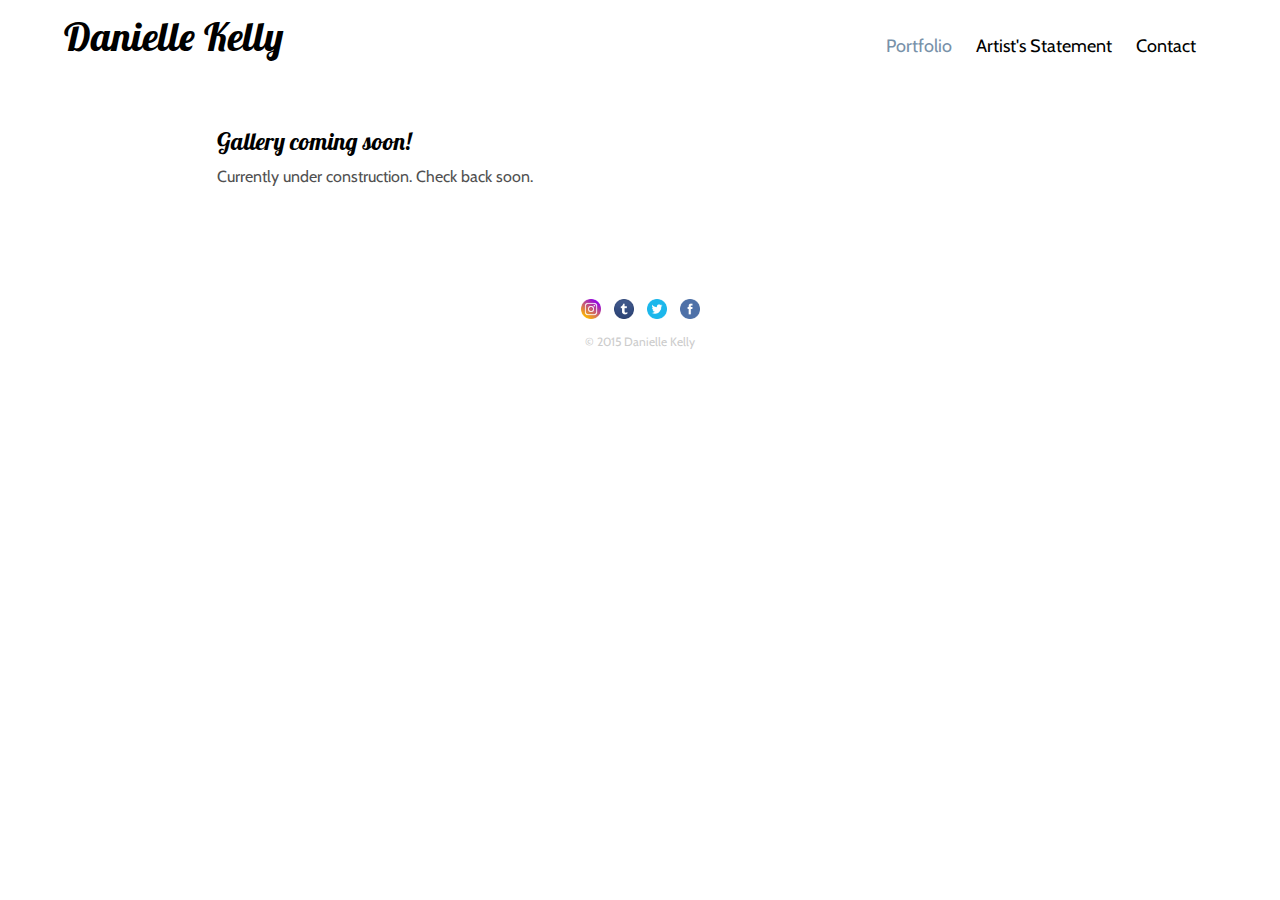
<file: index.html>
<!DOCTYPE html>
<html>
  <head>
    <meta charset="utf-8">
    <title>Danielle Kelly | Artist</title>
    <link href="img/favicon.ico" rel="icon" type="image/x-icon">
    <link rel="stylesheet" href="css/normalize.css">
    <link href='http://fonts.googleapis.com/css?family=Changa+One|Open+Sans:400italic,700italic,400,700,800' rel='stylesheet' type='text/css'>
    <link href='https://fonts.googleapis.com/css?family=Lobster' rel='stylesheet' type='text/css'>
    <link href='https://fonts.googleapis.com/css?family=Cabin' rel='stylesheet' type='text/css'>
    <link rel="stylesheet" href="css/main.css">
    <link rel="stylesheet" href="css/responsive.css">
    <meta name="viewport" content="width=device-width, initial-scale=1.0">
  </head>
  <body>
    <header>
      <a href="index.html" id="logo">
        <h1 class="hvr">Danielle Kelly</h1>
      </a>
      <nav>
        <ul>
          <li><a href="index.html" class="selected">Portfolio</a></li>
          <li><a href="about.html">Artist's Statement</a></li>
          <li><a href="contact.html">Contact</a></li>
        </ul>
      </nav>
    </header>
      <div id="wrapper">
        <article><h4>Gallery coming soon!</h4>
          <p>Currently under construction. Check back soon.</p>
        </article>
      </div>
     
    <footer>
      <a href="http://www.instagram.com/danikellyart/" target=_blank"><img src="img/instagram.png" alt="Instagram Logo" class="social-icon"></a>
      <a href="http://www.danikellyart.tumblr.com/" target=_blank"><img src="img/tumblr.png" alt="Instagram Logo" class="social-icon"></a>
      <a href="http://twitter.com/danikellyart" target="_blank"><img src="img/twitter1.png" alt="Twitter Logo" class="social-icon"></a>
      <a href="http://facebook.com/danikellyart" target="_blank"><img src="img/facebook1.png" alt="Facebook Logo" class="social-icon"></a>
      <p>&copy; 2015 Danielle Kelly</p>
    </footer>
    </div>
  </body>
</html>
</file>
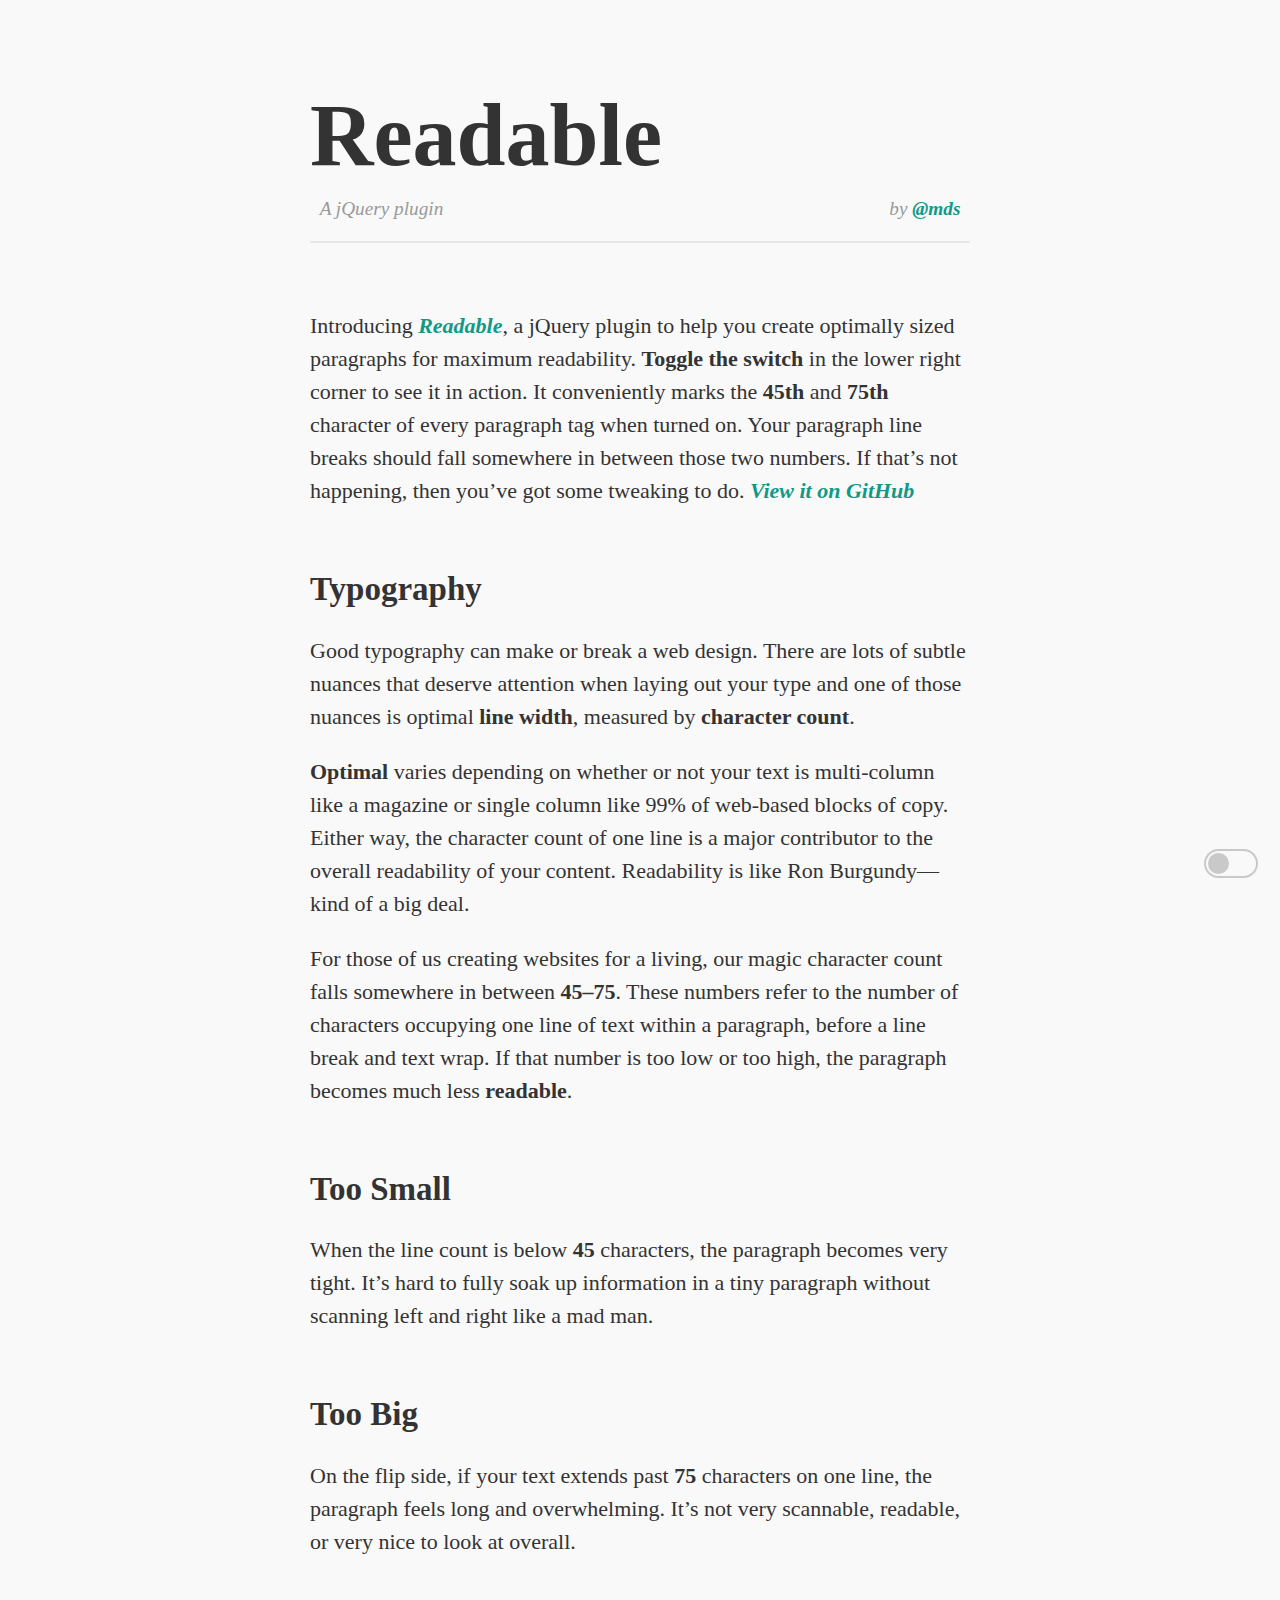
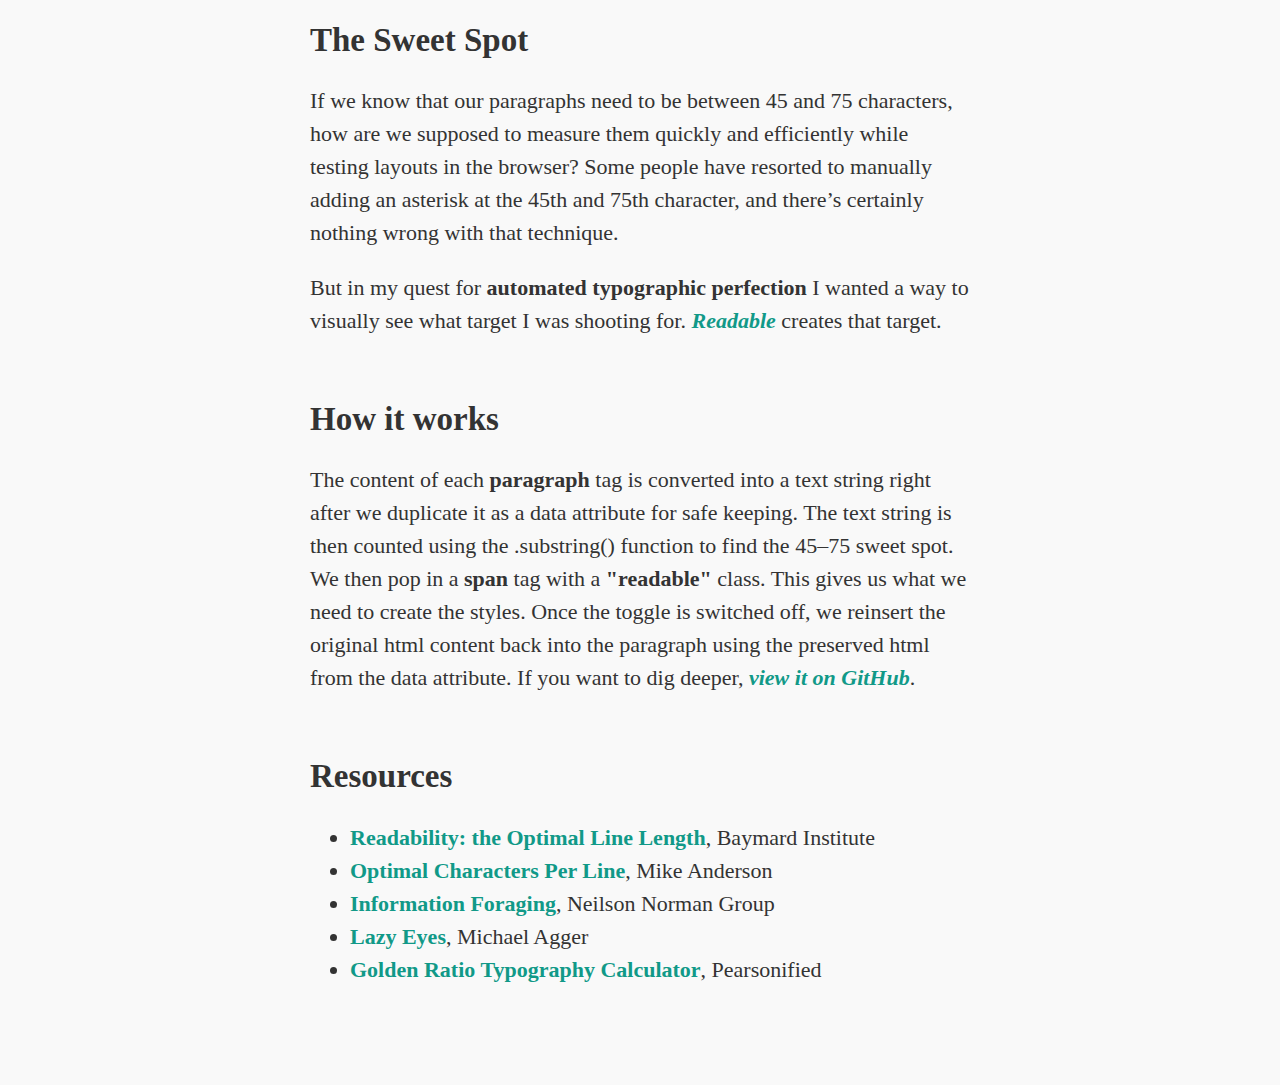
<file: readable-master/index.html>
<html>
  <head>
    <title>Readable - A plugin for creating readable paragraphs</title>
    <meta charset="utf-8">
    <meta name="viewport" content="width=device-width, initial-scale=1, maximum-scale=1">
    <meta name="description" content="Make sure your paragraphs are nice and readable with this simple little plugin. Created by Matt D. Smith" />
    <meta name="HandheldFriendly" content="True" />
    <meta name="MobileOptimized" content="320" />
    <link rel="stylesheet" href="source/demo/styles/screen.css">
    <link rel="stylesheet" href="readable/readable.css">
  </head>
  <body>
    <article>
      <section class="meta">
        <h1>Readable</h1>
        <div class="desc">A jQuery plugin<span> by <a href="http://twitter.com/mds"><strong>@mds</strong></a></span></div>
      </section>
      <p>Introducing <a href="https://github.com/mds/readable">Readable</a></strong>, a jQuery plugin to help you create optimally sized paragraphs for maximum readability. <strong>Toggle the switch</strong> in the lower right corner to see it in action. It conveniently marks the <strong>45th</strong> and <strong>75th</strong> character of every paragraph tag when turned on. Your paragraph line breaks should fall somewhere in between those two numbers. If that’s not happening, then you’ve got some tweaking to do. <a href="https://github.com/mds/readable"><strong>View it on GitHub</strong></a></p>

      <h2>Typography</h2>
      <p>Good typography can make or break a web design. There are lots of subtle nuances that deserve attention when laying out your type and one of those nuances is optimal <strong>line width</strong>, measured by <strong>character count</strong>. </p>

      <p><strong>Optimal</strong> varies depending on whether or not your text is multi-column like a magazine or single column like 99% of web-based blocks of copy. Either way, the character count of one line is a major contributor to the overall readability of your content. Readability is like Ron Burgundy—kind of a big deal.</p>

      <p>For those of us creating websites for a living, our magic character count falls somewhere in between <strong>45–75</strong>. These numbers refer to the number of characters occupying one line of text within a paragraph, before a line break and text wrap. If that number is too low or too high, the paragraph becomes much less <strong>readable</strong>.

      <h2>Too Small</h2>
      <p>When the line count is below <strong>45</strong> characters, the paragraph becomes very tight. It’s hard to fully soak up information in a tiny paragraph without scanning left and right like a mad man.</p>

      <h2>Too Big</h2>
      <p>On the flip side, if your text extends past <strong>75</strong> characters on one line, the paragraph feels long and overwhelming. It’s not very scannable, readable, or very nice to look at overall. </p>

      <h2>The Sweet Spot</h2>
      <p>If we know that our paragraphs need to be between 45 and 75 characters, how are we supposed to measure them quickly and efficiently while testing layouts in the browser? Some people have resorted to manually adding an asterisk at the 45th and 75th character, and there’s certainly nothing wrong with that technique.</p>

      <p>But in my quest for <strong>automated typographic perfection</strong> I wanted a way to visually see what target I was shooting for. <a href="https://github.com/mds/readable">Readable</a></strong> creates that target.</p>

      <h2>How it works</h2>
      <p>The content of each <strong>paragraph</strong> tag is converted into a text string right after we duplicate it as a data attribute for safe keeping. The text string is then counted using the .substring() function to find the 45–75 sweet spot. We then pop in a <strong>span</strong> tag with a <strong>"readable"</strong> class. This gives us what we need to create the styles. Once the toggle is switched off, we reinsert the original html content back into the paragraph using the preserved html from the data attribute. If you want to dig deeper, <a href="https://github.com/mds/readable"><strong>view it on GitHub</strong></a>.</p>

      <h2>Resources</h2>
      <ul>
        <li><a href="http://baymard.com/blog/line-length-readability">Readability: the Optimal Line Length</a>, Baymard Institute</li>
        <li><a href="http://mikeyanderson.com/optimal_characters_per_line">Optimal Characters Per Line</a>, Mike Anderson</li>
        <li><a href="http://www.nngroup.com/articles/information-scent/">Information Foraging</a>, Neilson Norman Group</li>
        <li><a href="http://www.slate.com/articles/technology/the_browser/2008/06/lazy_eyes.single.html">Lazy Eyes</a>, Michael Agger</li>
        <li><a href="http://www.pearsonified.com/typography/">Golden Ratio Typography Calculator</a>, Pearsonified</li>
      </ul>

    </article>

    <script>
      !function(g,s,q,r,d){r=g[r]=g[r]||function(){(r.q=r.q||[]).push(
      arguments)};d=s.createElement(q);q=s.getElementsByTagName(q)[0];
      d.src='//d1l6p2sc9645hc.cloudfront.net/tracker.js';q.parentNode.
      insertBefore(d,q)}(window,document,'script','_gs');

      _gs('GSN-198759-R');
    </script>

    <script src="https://ajax.googleapis.com/ajax/libs/jquery/2.1.3/jquery.min.js"></script>
    <script type="text/javascript" src="readable/readable.js"></script>

  </body>
</html>
</file>
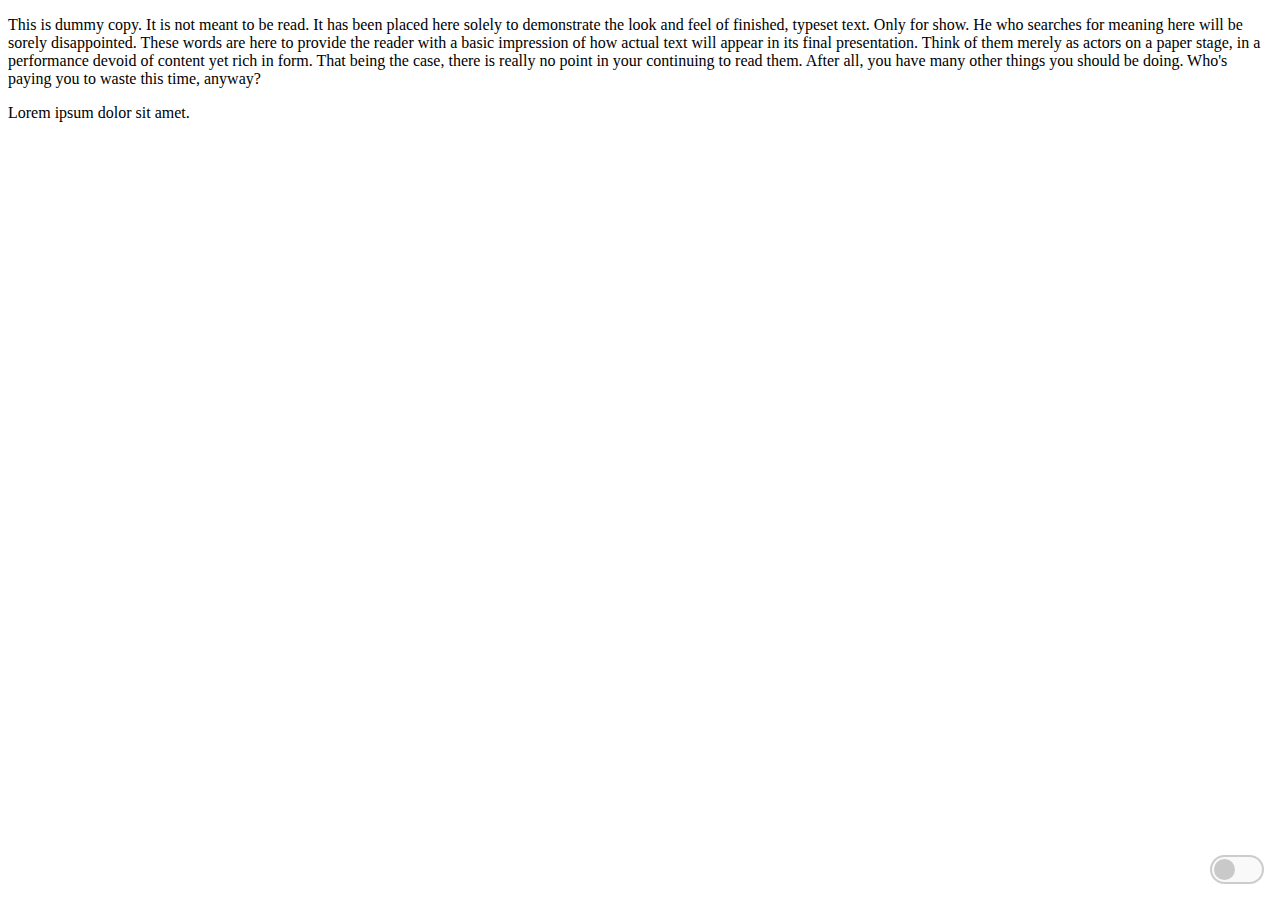
<file: readable-master/source/plugin/index.html>
<!DOCTYPE html>
<html>
  <head>
    <title>Readable.js</title>
    <meta charset="utf-8">
    <meta name="viewport" content="width=device-width, initial-scale=1, maximum-scale=1">
    <meta name="description" content="Full stack designer. Specialty in iOS and responsive web design. Father of 4. Currently obsessed with cycling." />
    <meta name="HandheldFriendly" content="True" />
    <meta name="MobileOptimized" content="320" />
    <link rel="stylesheet" href="styles/readable.css">
  </head>
  <body>
    <p>This is dummy copy. It is not meant to be read. It has been placed here solely to demonstrate the look and feel of finished, typeset text. Only for show. He who searches for meaning here will be sorely disappointed.  These words are here to provide the reader with a basic impression of how actual text will appear in its final presentation. Think of them merely as actors on a paper stage, in a performance devoid of content yet rich in form. That being the case, there is really no point in your continuing to read them. After all, you have many other things you should be doing. Who's paying you to waste this time, anyway?</p>
    <p>Lorem ipsum dolor sit amet.</p>
    <script src="https://ajax.googleapis.com/ajax/libs/jquery/2.1.3/jquery.min.js"></script>
    <script type="text/javascript" src="scripts/readable-new.js"></script>
  </body>
</html>
</file>
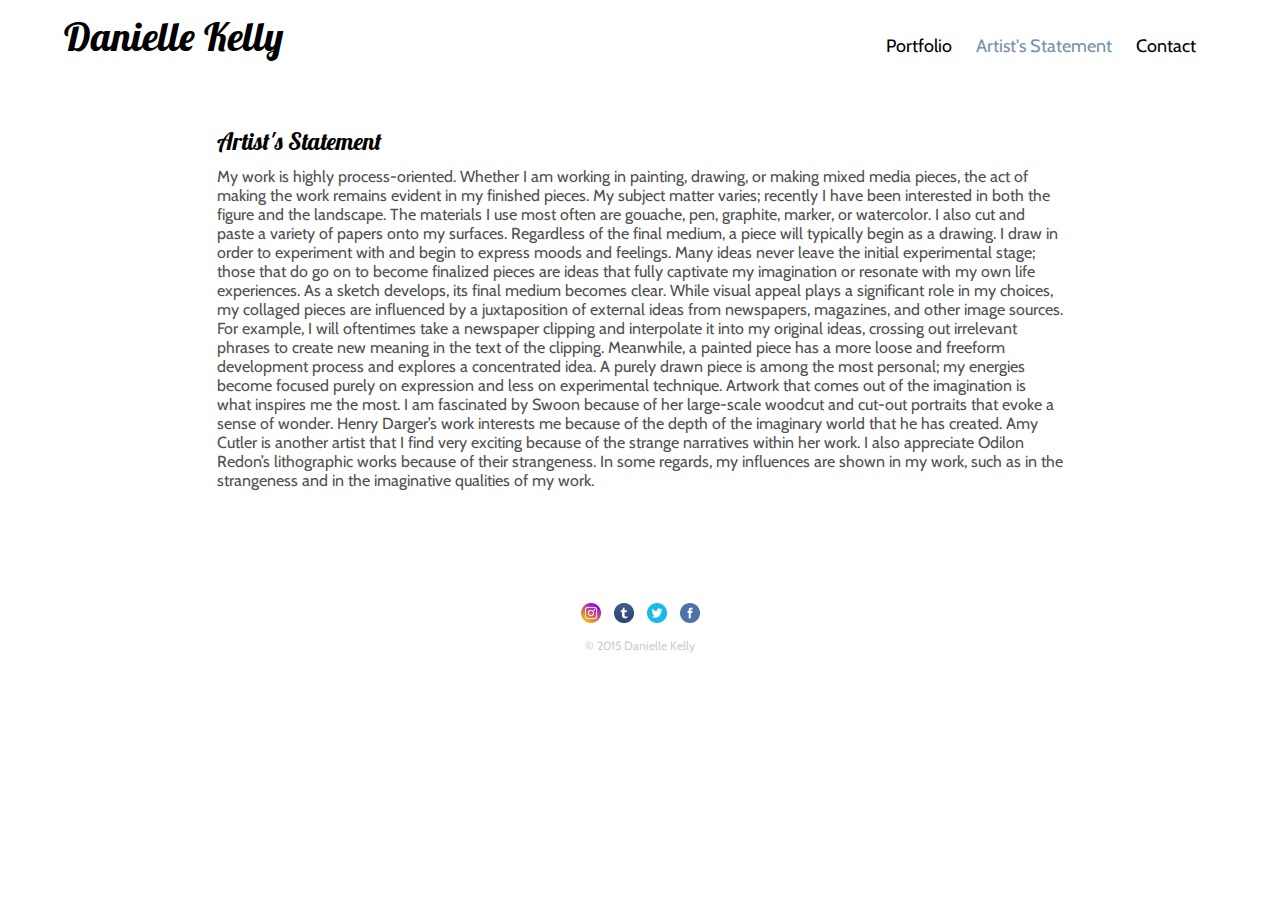
<file: about.html>
<!DOCTYPE html>
<html>
  <head>
    <meta charset="utf-8">
    <title>Danielle Kelly | Artist</title>
    <link href="img/favicon.ico" rel="icon" type="image/x-icon">
    <link rel="stylesheet" href="css/normalize.css">
    <link href='http://fonts.googleapis.com/css?family=Changa+One|Open+Sans:400italic,700italic,400,700,800' rel='stylesheet' type='text/css'>
    <link href='https://fonts.googleapis.com/css?family=Lobster' rel='stylesheet' type='text/css'>
    <link href='https://fonts.googleapis.com/css?family=Cabin' rel='stylesheet' type='text/css'>
    <link rel="stylesheet" href="css/main.css">
    <link rel="stylesheet" href="css/responsive.css">
    <meta name="viewport" content="width=device-width, initial-scale=1.0">
  </head>
  <body>
    <header>
      <a href="index.html" id="logo">
        <h1 class="hvr">Danielle Kelly</h1>
      </a>
      <nav>
        <ul>
          <li><a href="index.html">Portfolio</a></li>
          <li><a href="about.html" class="selected">Artist's Statement</a></li>
          <li><a href="contact.html">Contact</a></li>
        </ul>
      </nav>
    </header>
      <div id="wrapper">
        <article><h4>Artist's Statement</h4>
          <p>My work is highly process-oriented. Whether I am working in painting, drawing, or making mixed media pieces, the act of making the work remains evident in my finished pieces. My subject matter varies; recently I have been interested in both the figure and the landscape. The materials I use most often are gouache, pen, graphite, marker, or watercolor. I also cut and paste a variety of papers onto my surfaces. Regardless of the final medium, a piece will typically begin as a drawing. I draw in order to experiment with and begin to express moods and feelings. Many ideas never leave the initial experimental stage; those that do go on to become finalized pieces are ideas that fully captivate my imagination or resonate with my own life experiences. As a sketch develops, its final medium becomes clear. While visual appeal plays a significant role in my choices, my collaged pieces are influenced by a juxtaposition of external ideas from newspapers, magazines, and other image sources. For example, I will oftentimes take a newspaper clipping and interpolate it into my original ideas, crossing out irrelevant phrases to create new meaning in the text of the clipping. Meanwhile, a painted piece has a more loose and freeform development process and explores a concentrated idea. A purely drawn piece is among the most personal; my energies become focused purely on expression and less on experimental technique. Artwork that comes out of the imagination is what inspires me the most. I am fascinated by Swoon because of her large-scale woodcut and cut-out portraits that evoke a sense of wonder. Henry Darger’s work interests me because of the depth of the imaginary world that he has created. Amy Cutler is another artist that I find very exciting because of the strange narratives within her work. I also appreciate Odilon Redon’s lithographic works because of their strangeness. In some regards, my influences are shown in my work, such as in the strangeness and in the imaginative qualities of my work.</p>
        </article>
      </div>
     
    <footer>
      <a href="http://www.instagram.com/danikellyart/" target=_blank"><img src="img/instagram.png" alt="Instagram Logo" class="social-icon"></a>
      <a href="http://www.danikellyart.tumblr.com/" target=_blank"><img src="img/tumblr.png" alt="Instagram Logo" class="social-icon"></a>
      <a href="http://twitter.com/danikellyart" target="_blank"><img src="img/twitter1.png" alt="Twitter Logo" class="social-icon"></a>
      <a href="http://facebook.com/danikellyart" target="_blank"><img src="img/facebook1.png" alt="Facebook Logo" class="social-icon"></a>
      <p>&copy; 2015 Danielle Kelly</p>
    </footer>
    </div>
  </body>
</html>
</file>
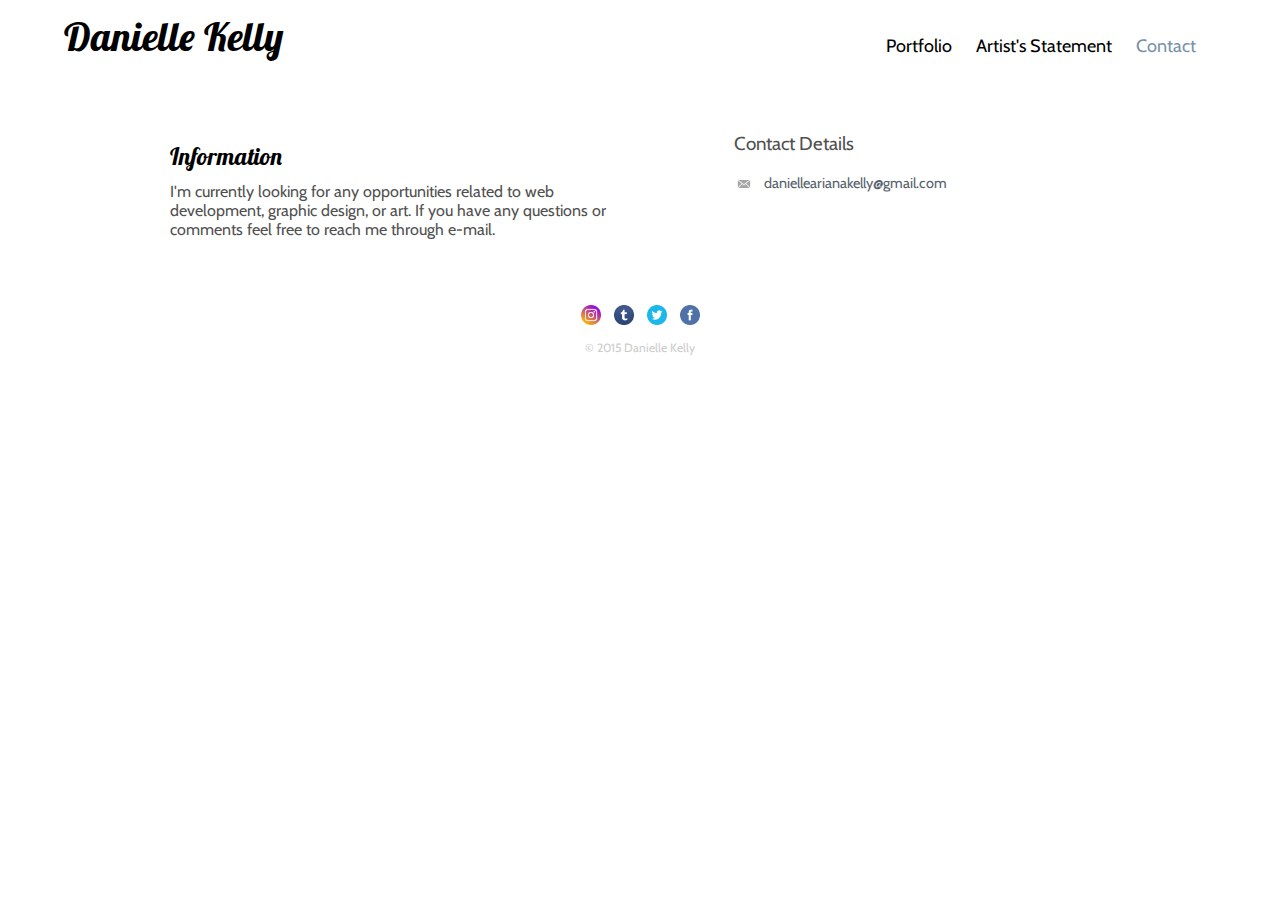
<file: contact.html>
<!DOCTYPE html>
<html>
  <head>
    <meta charset="utf-8">
    <title>Danielle Kelly | Artist</title>
    <link href="img/favicon.ico" rel="icon" type="image/x-icon">
    <link rel="stylesheet" href="css/normalize.css">
    <link href='http://fonts.googleapis.com/css?family=Changa+One|Open+Sans:400italic,700italic,400,700,800' rel='stylesheet' type='text/css'>
    <link href='https://fonts.googleapis.com/css?family=Lobster' rel='stylesheet' type='text/css'>
    <link href='https://fonts.googleapis.com/css?family=Cabin' rel='stylesheet' type='text/css'>
    <link rel="stylesheet" href="css/main.css">
    <link rel="stylesheet" href="css/responsive.css">
    <meta name="viewport" content="width=device-width, initial-scale=1.0">
  </head>
  <body>
    <header>
      <a href="index.html" id="logo">
        <h1 class="hvr">Danielle Kelly</h1>
      </a>
      <nav>
        <ul>
          <li><a href="index.html">Portfolio</a></li>
          <li><a href="about.html">Artist's Statement</a></li>
          <li><a href="contact.html" class="selected">Contact</a></li>
        </ul>
      </nav>
    </header>
    <div id="wrapper">
      <section id="primary">
        <h4>Information</h4>
          <p>I'm currently looking for any opportunities related to web development, graphic design, or art. If you have any questions or comments feel free to reach me through e-mail. </p>
      </section>
      <section id="secondary">
        <h3>Contact Details</h3>
        <ul class="contact-info">
          <li class="mail"><a href="mailto:daniellearianakelly@gmail.com">daniellearianakelly@gmail.com</a></li>
        </ul>
      </section>
      <footer>
      <a href="http://www.instagram.com/danikellyart/" target=_blank"><img src="img/instagram.png" alt="Instagram Logo" class="social-icon"></a>
      <a href="http://www.danikellyart.tumblr.com/" target=_blank"><img src="img/tumblr.png" alt="Instagram Logo" class="social-icon"></a>
      <a href="http://twitter.com/danikellyart" target="_blank"><img src="img/twitter1.png" alt="Twitter Logo" class="social-icon"></a>
      <a href="http://facebook.com/danikellyart" target="_blank"><img src="img/facebook1.png" alt="Facebook Logo" class="social-icon"></a>
        <p>&copy; 2015 Danielle Kelly</p>
      </footer>
    </div>
  </body>
</html>
</file>
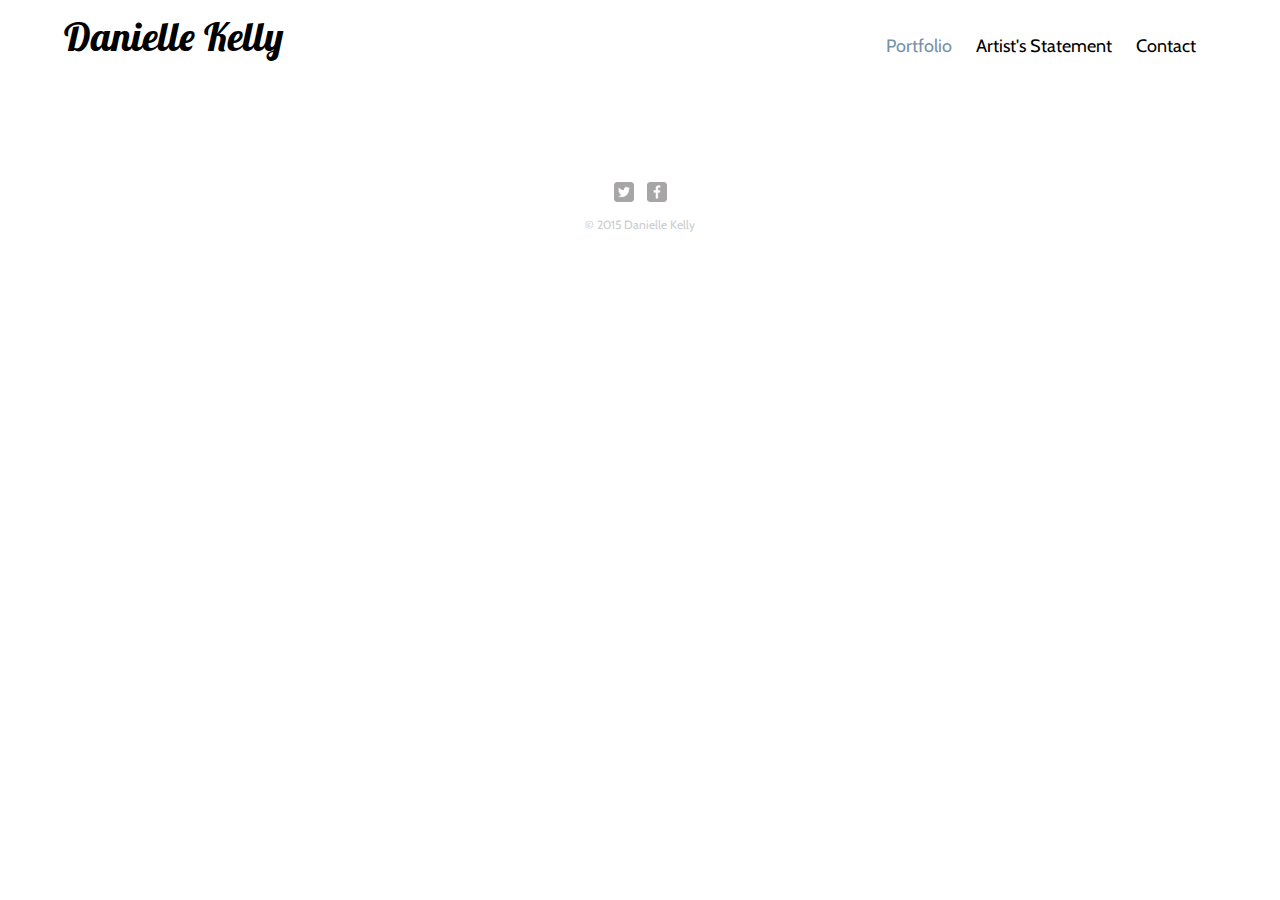
<file: cv.html>
<!DOCTYPE html>
<html>
  <head>
    <meta charset="utf-8">
    <title>Danielle Kelly | Artist</title>
    <link href="img/favicon.ico" rel="icon" type="image/x-icon">
    <link rel="stylesheet" href="css/normalize.css">
    <link href='http://fonts.googleapis.com/css?family=Changa+One|Open+Sans:400italic,700italic,400,700,800' rel='stylesheet' type='text/css'>
    <link href='https://fonts.googleapis.com/css?family=Lobster' rel='stylesheet' type='text/css'>
    <link href='https://fonts.googleapis.com/css?family=Cabin' rel='stylesheet' type='text/css'>
    <link rel="stylesheet" href="css/main.css">
    <link rel="stylesheet" href="css/responsive.css">
    <meta name="viewport" content="width=device-width, initial-scale=1.0">
  </head>
  <body>
    <header>
      <a href="index.html" id="logo">
        <h1>Danielle Kelly</h1>
      </a>
      <nav>
        <ul>
          <li><a href="index.html" class="selected">Portfolio</a></li>
          <li><a href="about.html">Artist's Statement</a></li>
          <li><a href="contact.html">Contact</a></li>
        </ul>
      </nav>
    </header>
    <div id="wrapper">
      <section id="primary">
      
      </section>
      <footer>
        <a href="http://twitter.com/danikellyart" target="_blank"><img src="img/twitter-wrap.png" alt="Twitter Logo" class="social-icon"></a>
        <a href="http://facebook.com/danikellyart" target="_blank"><img src="img/facebook-wrap.png" alt="Facebook Logo" class="social-icon"></a>
        <p>&copy; 2015 Danielle Kelly</p>
      </footer>
    </div>
  </body>
</html>
</file>
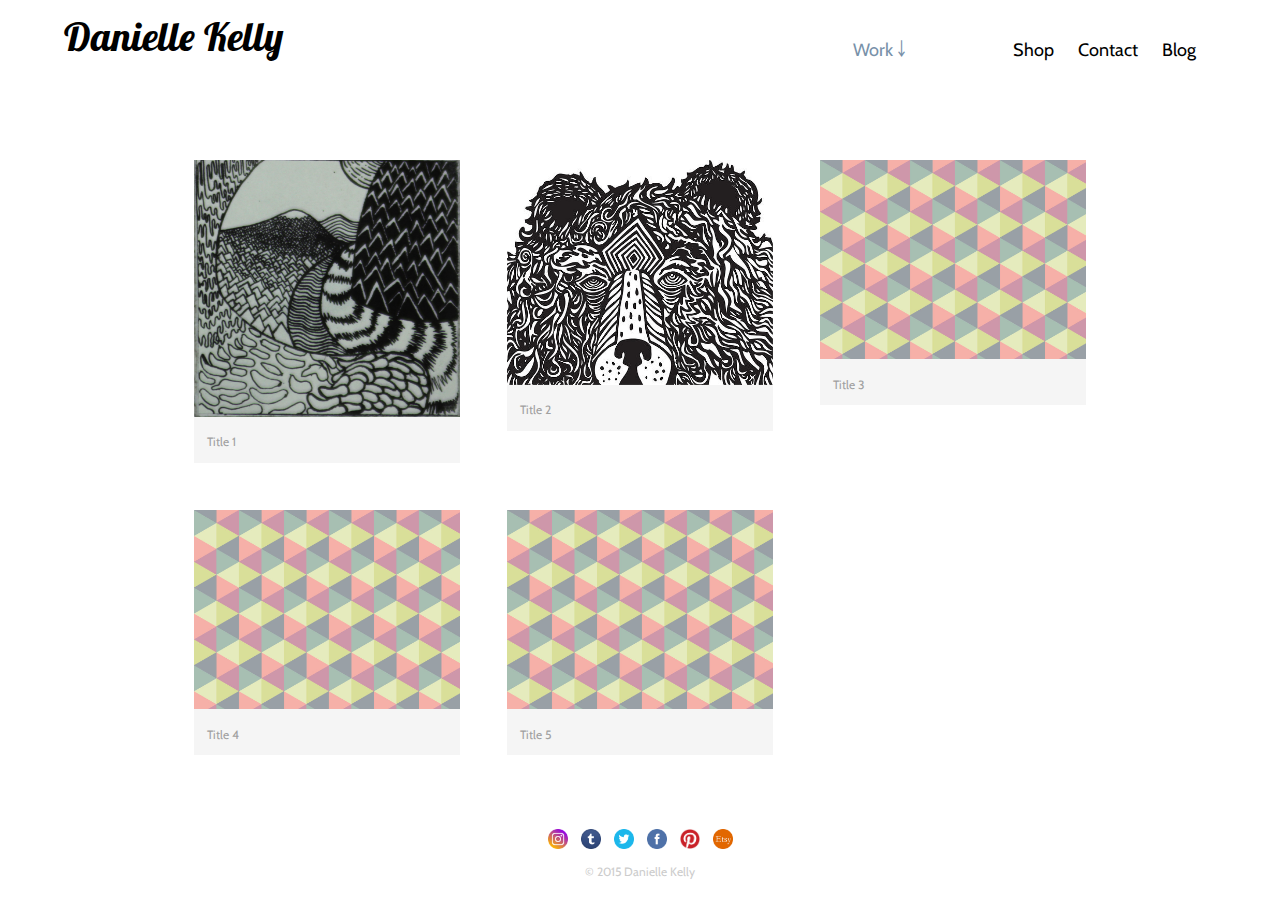
<file: index_01.html>
<!DOCTYPE html>
<html>
  <head>
    <meta charset="utf-8">
    <title>Danielle Kelly | Artist</title>
    <head>
      <script src="https://ajax.googleapis.com/ajax/libs/jquery/3.3.1/jquery.min.js"></script>
    </head>
    <meta name="viewport" content="width=device-width, initial-scale=1">
    <link href="img/favicon.ico" rel="icon" type="image/x-icon">
    <link rel="stylesheet" href="css/lightbox.css">
    <link rel="stylesheet" href="css/normalize.css">
    <link href='http://fonts.googleapis.com/css?family=Changa+One|Open+Sans:400italic,700italic,400,700,800' rel='stylesheet' type='text/css'>
    <link href='https://fonts.googleapis.com/css?family=Lobster' rel='stylesheet' type='text/css'>
    <link href='https://fonts.googleapis.com/css?family=Cabin' rel='stylesheet' type='text/css'>
    <link rel="stylesheet" href="css/main.css">
    <link rel="stylesheet" href="css/responsive.css">
    <meta name="viewport" content="width=device-width, initial-scale=1.0">
  </head>
  <body>
    <header>
      <a href="index.html" id="logo">
        <h1 class="hvr">Danielle Kelly</h1>
      </a>
      <nav>
        <ul>
            <div class="dropdown">
              <li><a class="button selected" href="index.html">Work ￬</a></li>
              <div class="dropdown-content">
                <a href="#">Drawing</a>
                <a href="#">Painting</a>
                <a href="#">Printmaking</a>
                <a href="#">Photography</a>
                <a href="#">Digital</a>
                <a href="#">Design</a>
              </div>
            </div>  
            <div class="dropdown">
              <li><a class="button" href="about.html">About ￬</a></li>
              <div class="dropdown-content">
                <a href="#">CV</a>
                <a href="#">Artist's Statement</a>
              </div>
            </div>
          <li><a href="https://www.etsy.com/shop/danikellyart/" target="_blank">Shop</a></li>
          <li><a href="contact.html">Contact</a></li>
          <li><a href="https://danikellyart.wordpress.com/" target="_blank">Blog</a></li>
        </ul>
      </nav>
    </header>
    <div id="wrapper">
      <section>
        <ul id="gallery">
          <li>
            <a href="img/portfolio-img/numbers-01.jpg" data-lightbox="set" data-title="My caption">
              <img src="img/portfolio-img/numbers-01.jpg" alt="">
              <p>Title 1</p>
            </a>
          </li>
          <li>
            <a href="img/portfolio-img/numbers-02.jpg" data-lightbox="set" data-title="My caption">
              <img src="img/portfolio-img/numbers-02.jpg" alt="">
              <p>Title 2</p>
            </a>
          </li>
          <li>
            <a href="img/numbers-06.jpg">
              <img src="img/numbers-06.jpg" alt="">
              <p>Title 3</p>
            </a>
          </li>
          <li>
            <a href="img/numbers-09.jpg">
              <img src="img/numbers-09.jpg" alt="">
              <p>Title 4</p>
            </a>
          </li>
          <li>
            <a href="img/numbers-12.jpg">
              <img src="img/numbers-12.jpg" alt="">
              <p>Title 5</p>
            </a>
          </li>
        </ul>
      </section>
      <footer>
        <a href="http://www.instagram.com/danikellyart/" target=_blank"><img src="img/instagram.png" alt="Instagram Logo" class="social-icon"></a>
        <a href="http://www.danikellyart.tumblr.com/" target=_blank"><img src="img/tumblr.png" alt="Tumblr Logo" class="social-icon"></a>
        <a href="http://twitter.com/danikellyart" target="_blank"><img src="img/twitter1.png" alt="Twitter Logo" class="social-icon"></a>
        <a href="http://facebook.com/danikellyart" target="_blank"><img src="img/facebook1.png" alt="Facebook Logo" class="social-icon"></a>
        <a href="https://www.pinterest.com/danikellyart/" target="_blank"><img src="img/pinterest.jpg" alt="Pinterest Logo" class="social-icon"></a>
        <a href="https://www.etsy.com/shop/danikellyart" target="_blank"><img src="img/etsy.jpg" alt="Etsy Logo" class="social-icon"></a>
        <p>&copy; 2015 Danielle Kelly</p>
      </footer>
    </div>
  <script src="js/lightbox.js"></script>
  </body>
</html>
</file>
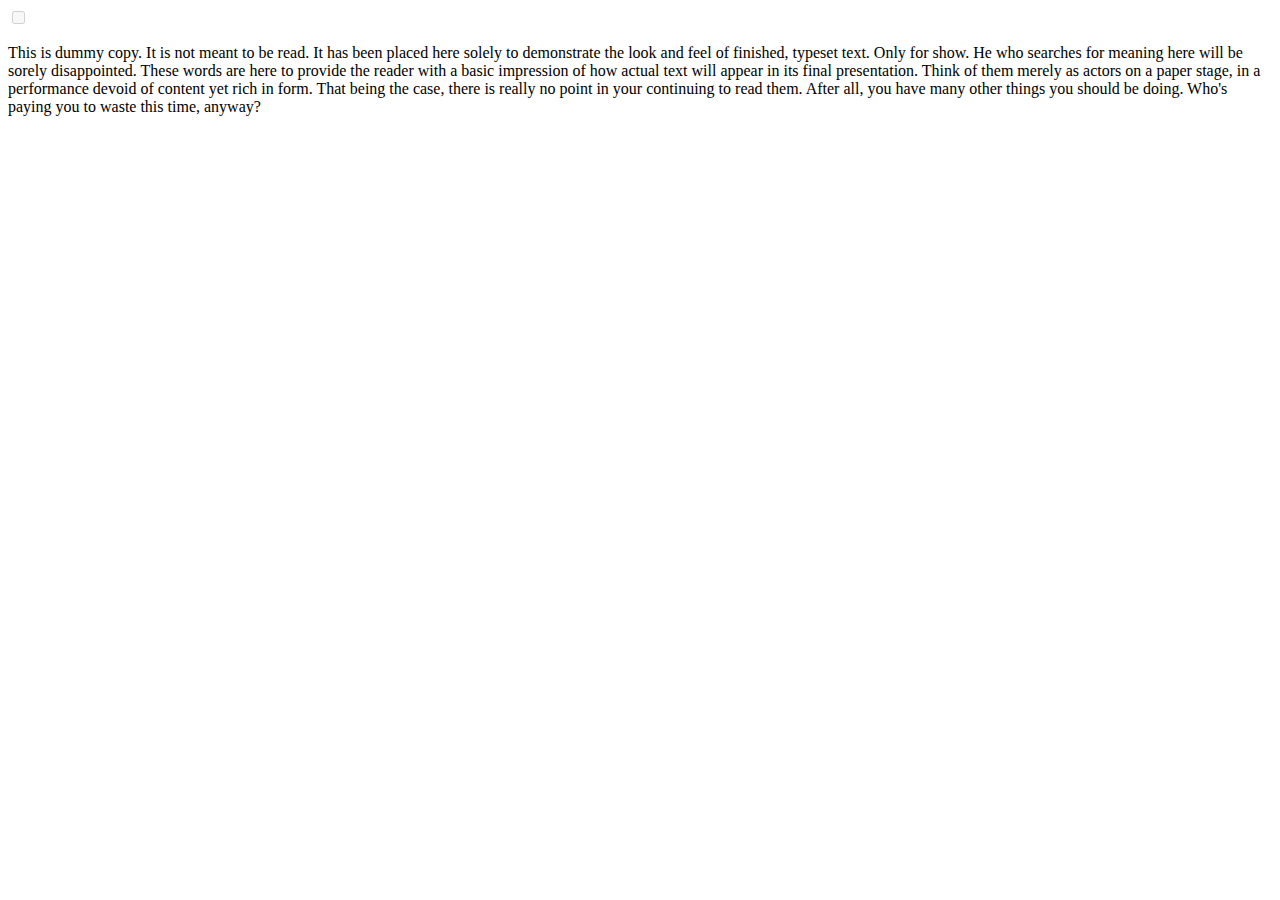
<file: readable-master/source/plugin/index-vanilla.html>
<!DOCTYPE html>
<html>
  <head>
    <title>Readable.js</title>
    <meta charset="utf-8">
    <meta name="viewport" content="width=device-width, initial-scale=1, maximum-scale=1">
    <meta name="description" content="Full stack designer. Specialty in iOS and responsive web design. Father of 4. Currently obsessed with cycling." />
    <meta name="HandheldFriendly" content="True" />
    <meta name="MobileOptimized" content="320" />
    <link rel="stylesheet" href="styles/readable.css">
  </head>
  <body>
    <p>This is dummy copy. It is not meant to be read. It has been placed here solely to demonstrate the look and feel of finished, typeset text. Only for show. He who searches for meaning here will be sorely disappointed.  These words are here to provide the reader with a basic impression of how actual text will appear in its final presentation. Think of them merely as actors on a paper stage, in a performance devoid of content yet rich in form. That being the case, there is really no point in your continuing to read them. After all, you have many other things you should be doing. Who's paying you to waste this time, anyway?</p>
    <script type="text/javascript" src="scripts/readable-vanilla.js"></script>
  </body>
</html>
</file>
<file: css/main.css>
/**********************************
GENERAL
***********************************/

body {
  font-family: 'Cabin', sans-serif;
}

#wrapper {
  max-width: 940px;
  margin: 0 auto;
  padding: 0 5%;
}


a{
  text-decoration: none;
}

nav a:hover, .hvr:hover {
  color: #7891a9;
  -webkit-transition-duration: 0.2s; /* Safari */
  transition-duration: 0.2s;
}

img {
  max-width: 100%;
}


h3 {
  margin: 0 0 1em 0;
  font-weight: 100;
}



/**********************************
HEADING
***********************************/

header {
  float: left;
  margin: 0 0 30px 0;
  padding: 5px 0 0 0;
  width: 100%;
}

#logo {
  text-align: center;
  margin: 0;
}


h1 {
  font-family: 'Lobster';
  margin: 15px 0;
  font-size: 1.75em;
  font-weight: normal;
  line-height: 0.8em;
}

h2 {
  font-size: 0.75em;
  margin: -5px 0 0;
  font-weight: normal;
}

h4 {
  font-family: 'Lobster';
  margin: 15px 0;
  font-size: 1.5em;
  font-weight: normal;
  line-height: 0.8em;
  color: black;
}

/**********************************
NAVIGATION
***********************************/

nav {
  text-align: center;
  padding: 10px 0;
  margin: 20px 0 5px;
}

nav ul {
  list-style: none;
  margin: 0 10px;
  padding: 0;
}

nav li {
  display: inline-block;
}

nav a {
  font-weight: normal;
  padding: 15px 10px;
}



/**********************************
FOOTER
***********************************/

footer {
  font-size: 0.75em;
  text-align: center;
  clear: both;
  padding-top: 50px;
  color: #ccc;
}

.social-icon {
  width: 20px;
  height: 20px;
  margin: 0 5px;
}



/**********************************
PAGE: PORTFOLIO
***********************************/

#gallery {
  margin: 0;
  padding: 0;
  list-style: none;
}

#gallery li {
  float: left;
  width: 45%;
  margin: 2.5%;
  background-color: #f5f5f5;
  color: #bdc3c7;
}

#gallery li a p {
  margin: 0;
  padding: 5%;
  font-size: 0.75em;
  color: #A0A0A0;
}



/**********************************
PAGE: ABOUT
***********************************/

.profile-photo {
  display: block;
  max-width: 150px;
  margin: 0 auto 30px;
  border-radius: 100%;
}

article {
  display: block;
  margin: 0;
  padding: 5%;
}

/**********************************
PAGE: CONTACT
***********************************/

.contact-info {
  list-style: none;
  padding: 0;
  margin: 0;
  font-size: 0.9em;
}

.contact-info a {
  display: block;
  min-height: 20px;
  background-repeat: no-repeat;
  background-size: 20px 20px;
  padding: 0 0 0 30px;
  margin: 0 0 10px;
}

.contact-info li.phone a {
  background-image: url('../img/phone.png');
}

.contact-info li.mail a {
  background-image: url('../img/mail.png');
}

.contact-info li.twitter a {
  background-image: url('../img/twitter.png');
}



/**********************************
COLORS
***********************************/

/* site body */
body {
  background-color: #fff;
  color: #505050;
}

/* header color */
header {
  background: #fff;
  border-color: #000;
  /*background-image: url('../img/1.jpg');*/
}

/* nav background on mobile */
nav {
  /*background: rgba(86, 98, 107, 0.7);*/
}

/* logo text */
h1, h2 {
  color: black;
  /*color: rgb(212, 199, 112);
  text-shadow: 2px 1px #000;*/

}


/* links */
a {
  color: #56626B;
}

/* nav link */
nav a, nav a:visited {
  color: #000;
  /*text-shadow: 2px 1px #000;*/

}

/* selected nav link */
nav a:hover, nav a.selected{
  color: #7891a9;
  /*color: rgb(212, 199, 112);
  text-shadow: 2px 1px #000;*/
}

nav a.selected:hover {color: #657a8e;}

label {
  color: black;
}

/**********************************
DROPDOWN
***********************************/

/* Dropdown Button */
.button {
    background: none;
    color: white;
    text-decoration: none;
    border: none;
}

/* The container <div> - needed to position the dropdown content */
.dropdown {
    position: relative;
    display: inline-block;
}

/* Dropdown Content (Hidden by Default) */
.dropdown-content {
  display: none;
  position: absolute;
  background-color: white;
  min-width: 100px;
  text-align: left;
  z-index: 1;
}

/* Links inside the dropdown */
.dropdown-content a {
    color: black;
    padding: 14px 18px;
    text-decoration: none;
    display: block;
}

/* Change color of dropdown links on hover */
.dropdown-content a:hover {
  background-color: #f9f9f9;
  -webkit-transition-duration: 0.2s; /* Safari */
  transition-duration: 0.2s;
}

/* Show the dropdown menu on hover */
.dropdown:hover .dropdown-content {
    display: block;
}

/* TOP NAV */

/* Add a black background color to the top navigation */
.topnav {
    background-color: #333;
    overflow: hidden;
}

/* Style the links inside the navigation bar */
.topnav a {
    float: left;
    display: block;
    color: #f2f2f2;
    text-align: center;
    padding: 14px 16px;
    text-decoration: none;
    font-size: 17px;
}

/* Change the color of links on hover */
.topnav a:hover {
    background-color: #ddd;
    color: black;
}

/* Add an active class to highlight the current page */
.active {
    background-color: #4CAF50;
    color: white;
}

/* Hide the link that should open and close the topnav on small screens */
.topnav .icon {
    display: none;
}
</file>
<file: css/responsive.css>
@media screen and (min-width: 480px) {
  
  /**********************************
  TWO COLUMN LAYOUT
  ***********************************/
  
  #primary {
    width: 50%;
    float: left;
  }
  
  #secondary {
    width: 40%;
    float: right;
  }
  

  
  /**********************************
  PAGE: PORTFOLIO
  ***********************************/
  
  #gallery li {
    width: 28.3333%;
  }
  
  #gallery li:nth-child(4n) {
    clear: left;
  }
  
  /**********************************
  PAGE: ABOUT
  ***********************************/
  
  .profile-photo {
    float: left;
    margin: 0 5% 80px 0;
  }
  
}

@media screen and (min-width: 660px) {

  /**********************************
  HEADER
  ***********************************/

  nav {
    background: none;
    float: right;
    font-size: 1.125em;
    margin-right: 5%;
    text-align: right;
    width: 45%;
  }
  
  #logo {
    float: left;
    margin-left: 5%;
    text-align: left;
    width: 45%;
  }
  
  h1 {
    font-size: 2.5em;
  }
  
  h2 {
    font-size: 0.825em;
    margin-bottom: 20px;
  }
  
  header {
    margin-bottom: 60px;
  }

  
}
</file>
<file: readable-master/source/demo/styles/screen.css>
body{font-size:16px;line-height:1.5em;font-family:"Georgia",serif;font-weight:400;color:#333;background:#f9f9f9;-webkit-transition:all 0.2s ease-out;transition:all 0.2s ease-out}@media (min-width: 480px){body{font-size:18px;-webkit-transition:all 0.2s ease-out;transition:all 0.2s ease-out}}@media (min-width: 768px){body{font-size:22px;-webkit-transition:all 0.2s ease-out;transition:all 0.2s ease-out}}@media (min-width: 1366px){body{font-size:26px;-webkit-transition:all 0.2s ease-out;transition:all 0.2s ease-out}}@media (min-width: 1600px){body{font-size:32px;-webkit-transition:all 0.2s ease-out;transition:all 0.2s ease-out}}h1{font-size:3em;font-weight:700;margin-bottom:0;padding-bottom:0.75rem;line-height:1em}@media (min-width: 480px){h1{font-size:4em}}h2{font-size:1.5em;margin-top:2em}article{max-width:30em;margin:1em auto 3em;padding:0.5em}article p a{color:#198;font-style:italic;-webkit-transition:all 0.2s ease-out;transition:all 0.2s ease-out}.meta{padding-bottom:0.75em;margin-bottom:3em;border-bottom:2px solid rgba(153,153,153,0.2);position:relative}.desc{color:#999;font-size:1em;font-style:italic;padding:1em 0;display:inline;margin:0}@media (min-width: 480px){.desc{margin:0 0.5em;font-size:0.875em}}.desc span{margin-right:0}@media (min-width: 480px){.desc span{float:right;margin-right:0.5em}}.cta-primary{font-style:italic;font-size:1em;padding:1.55em 0.5em;-webkit-transition:all 0.2s ease-out;transition:all 0.2s ease-out}.cta-primary:hover{background:none;color:rgba(153,153,153,0.5);-webkit-transition:all 0.2s ease-out;transition:all 0.2s ease-out}a{color:#198;text-decoration:none;font-weight:bold;border-radius:2px}a:hover{background:rgba(17,153,136,0.1);-webkit-transition:all 0.2s ease-out;transition:all 0.2s ease-out}
</file>
<file: readable-master/readable/readable.css>
.switch{position:fixed;bottom:1em;right:1em;z-index:1000}.toggle{position:absolute;margin-left:-9999px;visibility:hidden}.toggle+label{display:block;position:relative;cursor:pointer;outline:none;-webkit-user-select:none;-moz-user-select:none;-ms-user-select:none;user-select:none}input.toggle+label{padding:2px;width:50px;height:25px;background-color:rgba(153,153,153,0.5);border-radius:25px;-webkit-transition:background 0.2s;transition:background 0.2s}input.toggle+label:before,input.toggle+label:after{display:block;position:absolute;content:""}input.toggle+label:before{top:2px;left:2px;bottom:2px;right:2px;background-color:#f9f9f9;border-radius:25px;-webkit-transition:background 0.2s;transition:background 0.2s}input.toggle:checked+label:before{background-color:#f45b5d}input.toggle+label:after{top:4px;left:4px;bottom:4px;width:21px;background-color:rgba(153,153,153,0.5);border-radius:21px;-webkit-transition:-webkit-transform 0.2s,background 0.2s;transition:transform 0.2s,background 0.2s}input.toggle:checked+label{background-color:#f45b5d;box-shadow:inset 0 1px 2px 0 rgba(0,0,0,0.2)}input.toggle:checked+label:after{-webkit-transform:translateX(25px);-ms-transform:translateX(25px);transform:translateX(25px);background-color:#f9f9f9;box-shadow:0 10px 20px rgba(0,0,0,0.19),0 6px 6px rgba(0,0,0,0.23);-webkit-transition:-webkit-transform 0.2s,background 0.2s;transition:transform 0.2s,background 0.2s}p span.readable{background:rgba(244,91,93,0.2);position:relative}p span.readable:before,p span.readable:after{content:"";position:relative;padding:0.25em 0;top:0}p span.readable:before{left:0;border-left:2px solid #f45b5d}p span.readable:after{right:0;border-right:2px solid #f45b5d}
</file>
<file: readable-master/source/plugin/styles/readable.css>
.rdbl-switch{position:fixed;bottom:1em;right:1em;z-index:1000;transform:translateZ(0)}.rdbl-toggle{position:absolute;opacity:0;visibility:hidden}.rdbl-toggle+label{display:block;position:relative;cursor:pointer;outline:none;-webkit-user-select:none;-moz-user-select:none;-ms-user-select:none;user-select:none}input.rdbl-toggle+label{padding:2px;width:50px;height:25px;background-color:rgba(153,153,153,0.5);border-radius:25px;transition:background 0.2s}input.rdbl-toggle+label:before,input.rdbl-toggle+label:after{position:absolute;content:""}input.rdbl-toggle+label:before{top:2px;left:2px;bottom:2px;right:2px;background-color:#f9f9f9;border-radius:25px;transition:background 0.2s}input.rdbl-toggle+label:after{top:4px;left:4px;bottom:4px;width:21px;background-color:rgba(153,153,153,0.5);border-radius:21px;transition:transform 0.2s, background 0.2s}input.rdbl-toggle:checked+label{background-color:#f45b5d;box-shadow:inset 0 1px 2px 0 rgba(0,0,0,0.2)}input.rdbl-toggle:checked+label:before{background-color:#f45b5d}input.rdbl-toggle:checked+label:after{transform:translateX(25px);background-color:#f9f9f9;box-shadow:0 10px 20px rgba(0,0,0,0.19),0 6px 6px rgba(0,0,0,0.23);transition:transform 0.2s, background 0.2s}p .rdbl-highlight{background:rgba(244,91,93,0.2)}p .rdbl-highlight:before,p .rdbl-highlight:after{padding:.25em 0;content:''}p .rdbl-highlight:before{outline:1px solid #f45b5d}p .rdbl-highlight:after{outline:1px solid #f45b5d}
</file>
